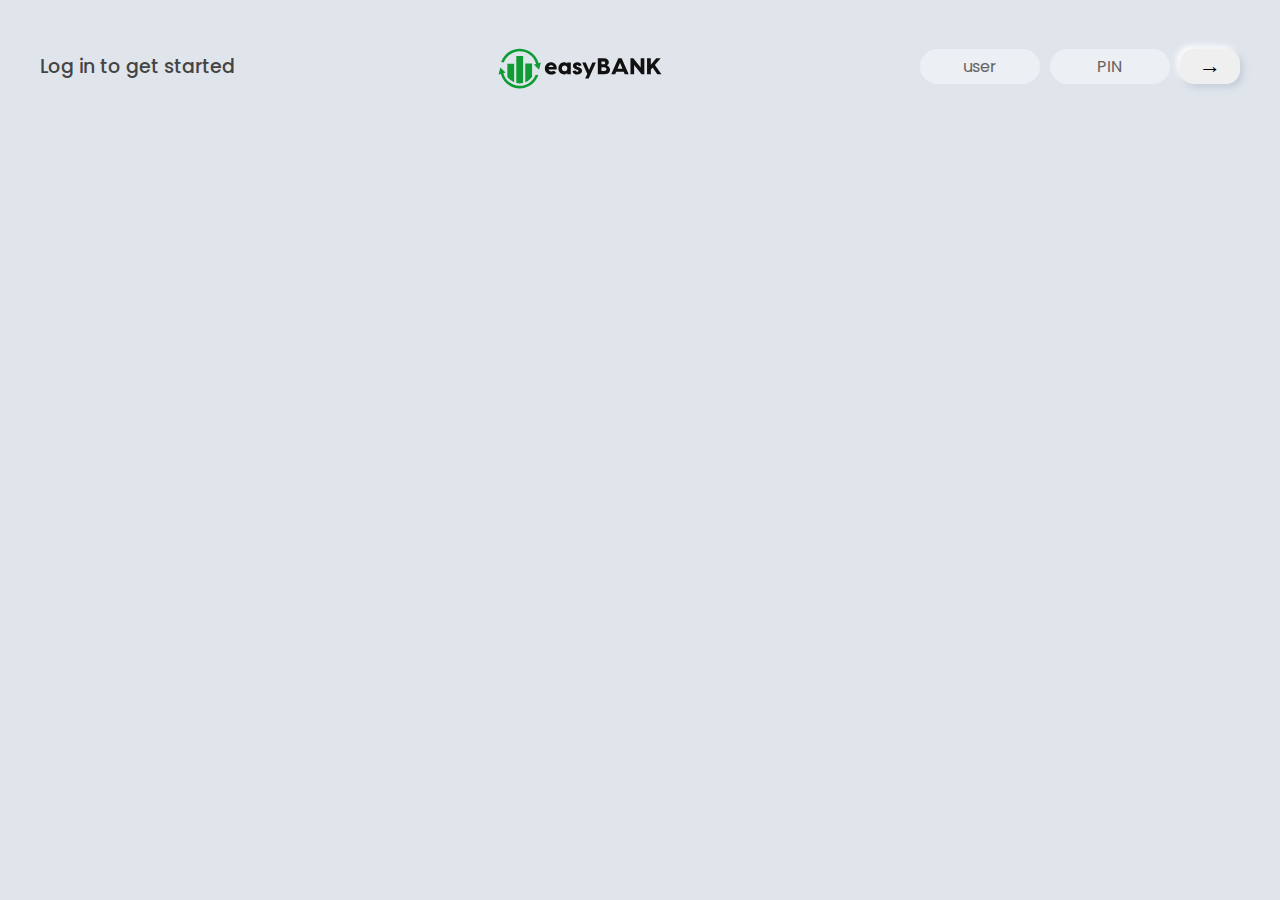
<file: index.html>
<!DOCTYPE html>
<html lang="en">
  <head>
    <meta charset="UTF-8" />
    <meta http-equiv="X-UA-Compatible" content="IE=edge" />
    <meta name="viewport" content="width=device-width, initial-scale=1.0" />
    <link
      id="shortcutsvg"
      rel="shortcut icon"
      href="/short.svg"
      type="image/png"
    />

    <link
      href="https://fonts.googleapis.com/css?family=Poppins:400,500,600&display=swap"
      rel="stylesheet"
    />

    <link rel="stylesheet" href="style.css" />
    <title>Bankist</title>
  </head>
  <body>
    <!-- navbar -->
    <nav>
      <p class="welcome">Log in to get started</p>
      <img src="logo.svg" alt="logo" class="logo" />

      <form class="login">
        <input
          type="text"
          placeholder="user"
          class="login__input login__input--user"
        />

        <input
          type="password"
          placeholder="PIN"
          maxlength="4"
          class="login__input login__input--pin"
        />
        <button class="login__btn">&rarr;</button>
      </form>
    </nav>
    <main class="app">
      <!-- Balance -->
      <div>
        <p class="balance__label">Current balance</p>
        <p class="balance__date">As of <span class="date">18/07/2022</span></p>
      </div>
      <div>
        <p class="balance__value">0000₹</p>
      </div>
      <!-- movements -->
      <div class="movements">
        <div class="movements__row">
          <div class="movements__type movements__type--deposit">2 deposit</div>
          <div class="movements__date">3 days ago</div>
          <div class="movements__value">4000₹</div>
        </div>

        <div class="movements__row">
          <div class="movements__type movements__type--withdrawal">
            1 withdrawal
          </div>
          <div class="movements__date">24/01/2037</div>
          <div class="movements__value">-378₹</div>
        </div>
      </div>
      <!-- summary -->

      <div class="summary">
        <p class="summary__label">In</p>
        <p class="summary__value summary__value--in">0000₹</p>
        <p class="summary__label">Out</p>
        <p class="summary__value summary__value--out">0000₹</p>
        <p class="summary__label">Interest</p>
        <p class="summary__value summary__value--interest">0000₹</p>
        <button class="btn--sort">&downarrow; SORT</button>
      </div>

      <!-- operation--transfer -->
      <div class="operation operation--transfer">
        <h2>Transfer money</h2>
        <form class="form form--transfer">
          <input type="text" class="form__input form__input--to" />
          <input type="number" class="form__input form__input--amount" />
          <button class="form__btn form__btn--transfer">&rarr;</button>
          <label class="form__label">Transfer to</label>
          <label class="form__label">Amount</label>
        </form>
      </div>

      <!-- operation--loan -->

      <div class="operation operation--loan">
        <h2>Request loan</h2>
        <form class="form form--loan">
          <input type="number" class="form__input form__input--loan-amount" />
          <button class="form__btn form__btn--loan">&rarr;</button>
          <label class="form__label form__label--loan">Amount</label>
        </form>
      </div>

      <!-- operation--close -->

      <div class="operation operation--close">
        <h2>Close account</h2>
        <form class="form form--close">
          <input type="text" class="form__input form__input--user" />
          <input
            type="password"
            maxlength="6"
            class="form__input form__input--pin"
          />
          <button class="form__btn form__btn--close">&rarr;</button>
          <label class="form__label">Confirm user</label>
          <label class="form__label">Confirm PIN</label>
        </form>
      </div>
      <!-- logout-timer -->
      <p class="logout-timer">
        You will be logged out in <span class="timer">05:00</span>
      </p>
    </main>
    <script src="script.js"></script>
  </body>
</html>
</file>
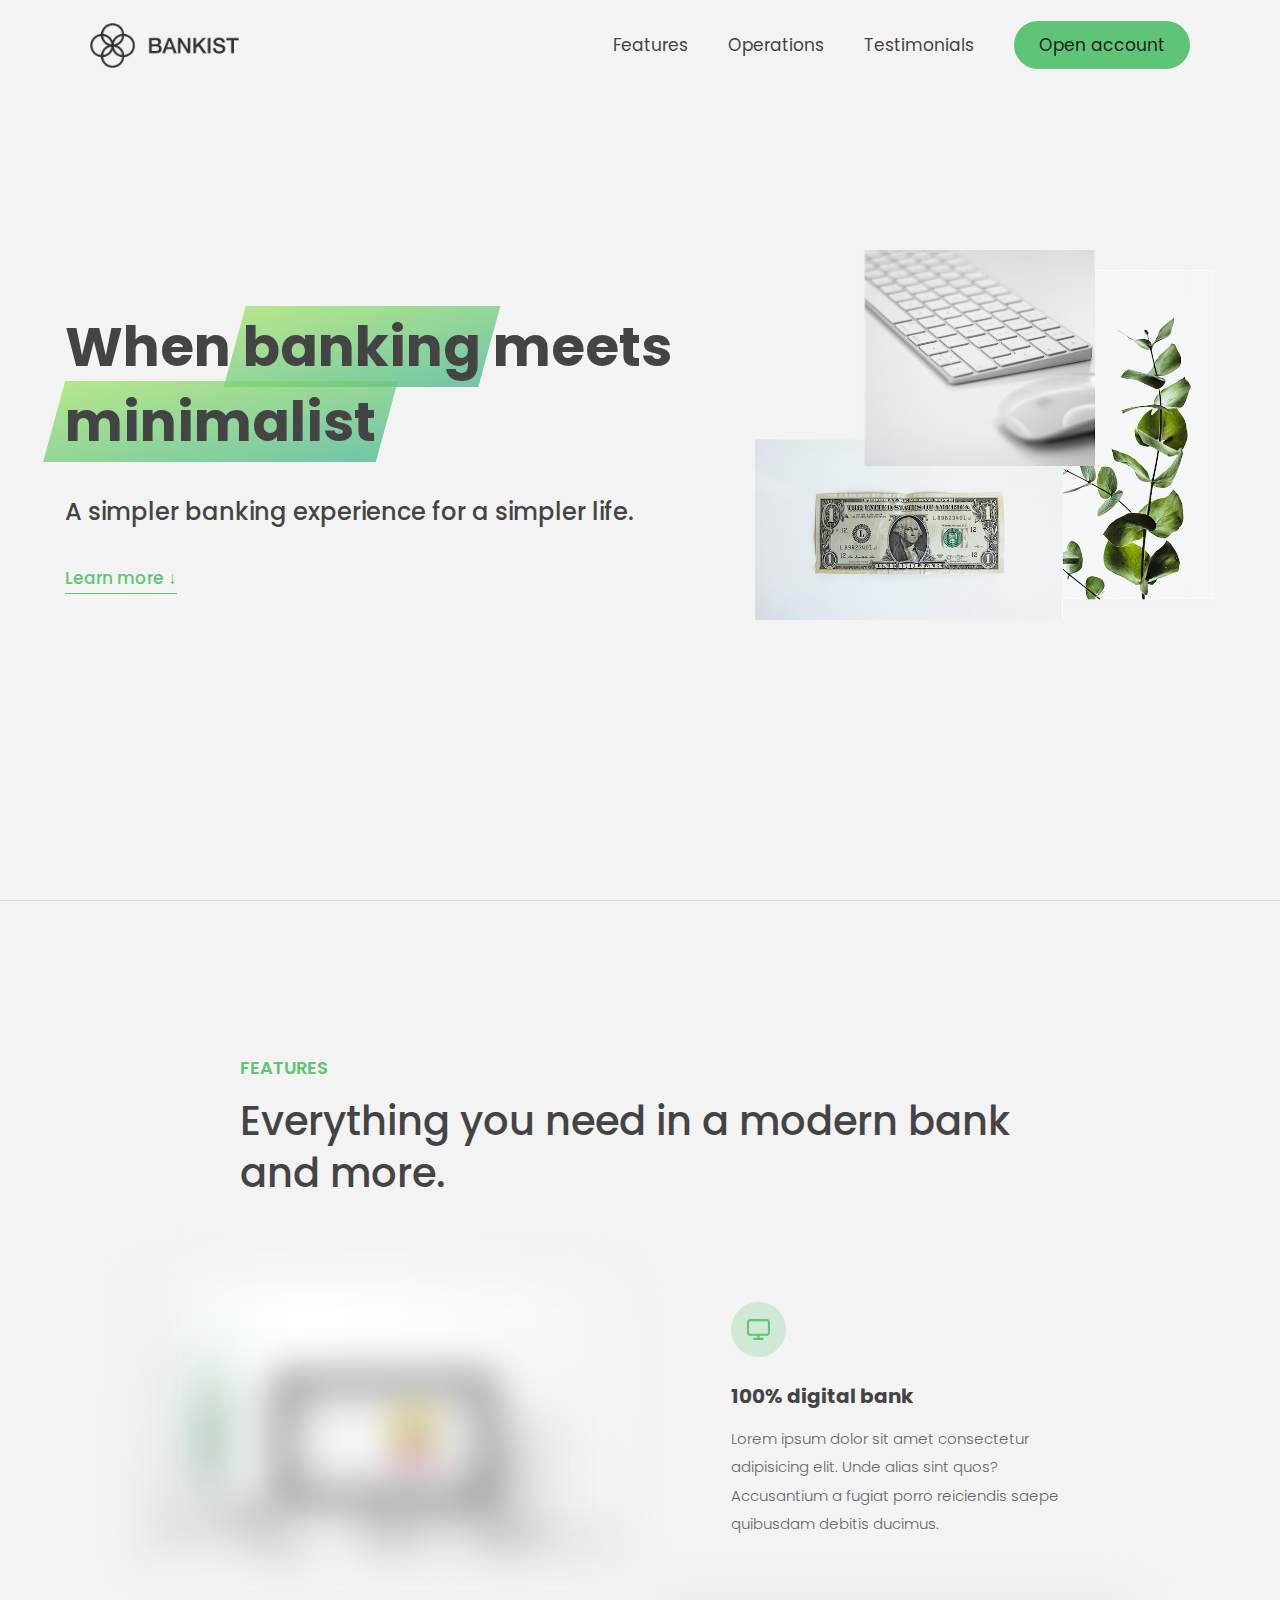
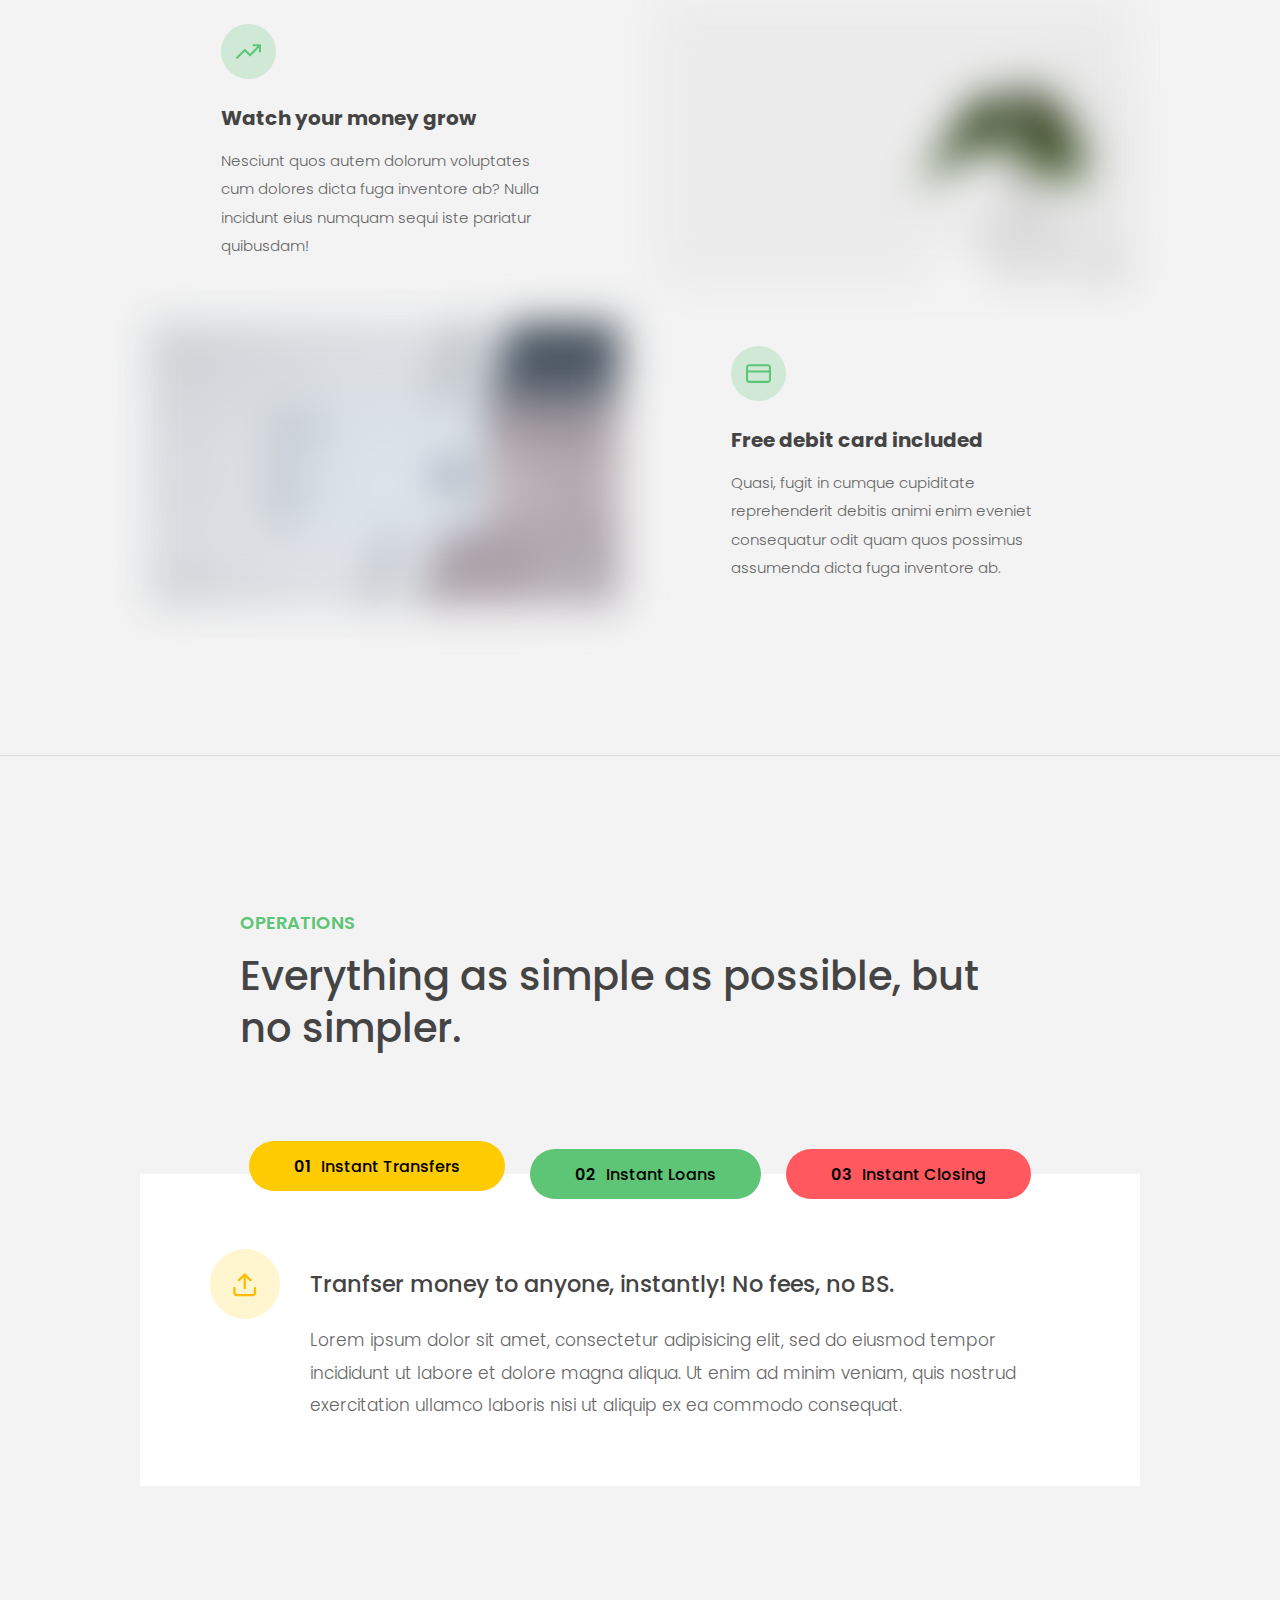
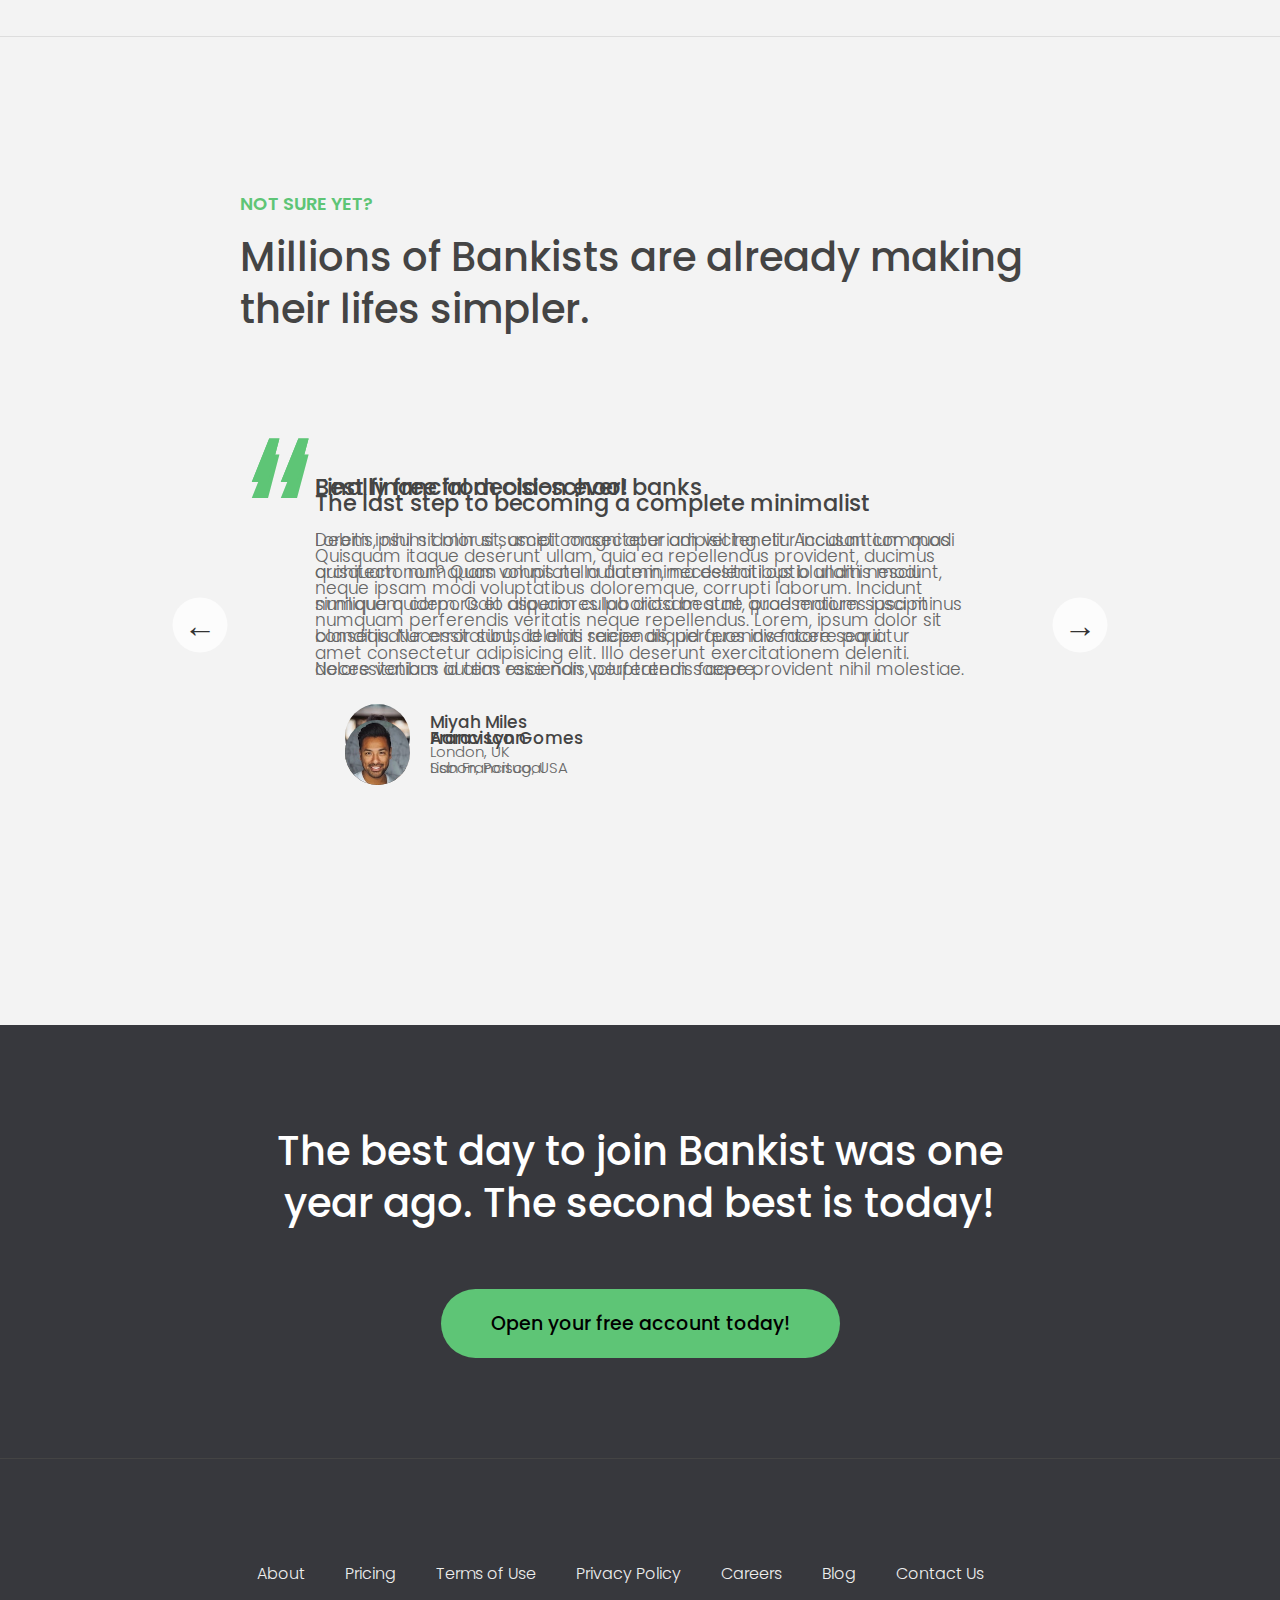
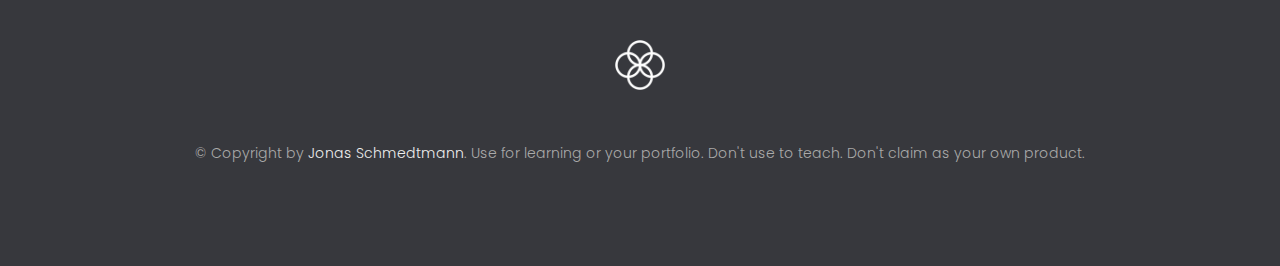
<file: bank-landing-page/index.html>
<!DOCTYPE html>
<html lang="en">
  <head>
    <meta charset="UTF-8" />
    <meta name="viewport" content="width=device-width, initial-scale=1.0" />
    <meta http-equiv="X-UA-Compatible" content="ie=edge" />
    <link rel="shortcut icon" type="image/png" href="img/icon.png" />

    <link
      href="https://fonts.googleapis.com/css?family=Poppins:300,400,500,600&display=swap"
      rel="stylesheet"
    />
    <link rel="stylesheet" href="style.css" />
    <title>Bankist | When Banking meets Minimalist</title>
  </head>
  <body>
    <header class="header">
      <nav class="nav">
        <img
          src="img/logo.png"
          alt="Bankist logo"
          class="nav__logo"
          id="logo"
        />
        <ul class="nav__links">
          <li class="nav__item">
            <a class="nav__link" href="#section--1">Features</a>
          </li>
          <li class="nav__item">
            <a class="nav__link" href="#section--2">Operations</a>
          </li>
          <li class="nav__item">
            <a class="nav__link" href="#section--3">Testimonials</a>
          </li>
          <li class="nav__item">
            <a class="nav__link nav__link--btn btn--show-modal" href="#"
              >Open account</a
            >
          </li>
        </ul>
      </nav>

      <div class="header__title">
        <h1>
          When
          <!-- Green highlight effect -->
          <span class="highlight">banking</span>
          meets<br />
          <span class="highlight">minimalist</span>
        </h1>
        <h4>A simpler banking experience for a simpler life.</h4>
        <button class="btn--text btn--scroll-to">Learn more &DownArrow;</button>
        <img
          src="img/hero.png"
          class="header__img"
          alt="Minimalist bank items"
        />
      </div>
    </header>

    <section class="section" id="section--1">
      <div class="section__title">
        <h2 class="section__description">Features</h2>
        <h3 class="section__header">
          Everything you need in a modern bank and more.
        </h3>
      </div>

      <div class="features">
        <img
          src="img/digital-lazy.jpg"
          data-src="img/digital.jpg"
          alt="Computer"
          class="features__img lazy-img"
        />
        <div class="features__feature">
          <div class="features__icon">
            <svg>
              <use xlink:href="img/icons.svg#icon-monitor"></use>
            </svg>
          </div>
          <h5 class="features__header">100% digital bank</h5>
          <p>
            Lorem ipsum dolor sit amet consectetur adipisicing elit. Unde alias
            sint quos? Accusantium a fugiat porro reiciendis saepe quibusdam
            debitis ducimus.
          </p>
        </div>

        <div class="features__feature">
          <div class="features__icon">
            <svg>
              <use xlink:href="img/icons.svg#icon-trending-up"></use>
            </svg>
          </div>
          <h5 class="features__header">Watch your money grow</h5>
          <p>
            Nesciunt quos autem dolorum voluptates cum dolores dicta fuga
            inventore ab? Nulla incidunt eius numquam sequi iste pariatur
            quibusdam!
          </p>
        </div>
        <img
          src="img/grow-lazy.jpg"
          data-src="img/grow.jpg"
          alt="Plant"
          class="features__img lazy-img"
        />

        <img
          src="img/card-lazy.jpg"
          data-src="img/card.jpg"
          alt="Credit card"
          class="features__img lazy-img"
        />
        <div class="features__feature">
          <div class="features__icon">
            <svg>
              <use xlink:href="img/icons.svg#icon-credit-card"></use>
            </svg>
          </div>
          <h5 class="features__header">Free debit card included</h5>
          <p>
            Quasi, fugit in cumque cupiditate reprehenderit debitis animi enim
            eveniet consequatur odit quam quos possimus assumenda dicta fuga
            inventore ab.
          </p>
        </div>
      </div>
    </section>

    <section class="section" id="section--2">
      <div class="section__title">
        <h2 class="section__description">Operations</h2>
        <h3 class="section__header">
          Everything as simple as possible, but no simpler.
        </h3>
      </div>

      <div class="operations">
        <div class="operations__tab-container">
          <button
            class="btn operations__tab operations__tab--1 operations__tab--active"
            data-tab="1"
          >
            <span>01</span>Instant Transfers
          </button>
          <button class="btn operations__tab operations__tab--2" data-tab="2">
            <span>02</span>Instant Loans
          </button>
          <button class="btn operations__tab operations__tab--3" data-tab="3">
            <span>03</span>Instant Closing
          </button>
        </div>
        <div
          class="operations__content operations__content--1 operations__content--active"
        >
          <div class="operations__icon operations__icon--1">
            <svg>
              <use xlink:href="img/icons.svg#icon-upload"></use>
            </svg>
          </div>
          <h5 class="operations__header">
            Tranfser money to anyone, instantly! No fees, no BS.
          </h5>
          <p>
            Lorem ipsum dolor sit amet, consectetur adipisicing elit, sed do
            eiusmod tempor incididunt ut labore et dolore magna aliqua. Ut enim
            ad minim veniam, quis nostrud exercitation ullamco laboris nisi ut
            aliquip ex ea commodo consequat.
          </p>
        </div>

        <div class="operations__content operations__content--2">
          <div class="operations__icon operations__icon--2">
            <svg>
              <use xlink:href="img/icons.svg#icon-home"></use>
            </svg>
          </div>
          <h5 class="operations__header">
            Buy a home or make your dreams come true, with instant loans.
          </h5>
          <p>
            Duis aute irure dolor in reprehenderit in voluptate velit esse
            cillum dolore eu fugiat nulla pariatur. Excepteur sint occaecat
            cupidatat non proident, sunt in culpa qui officia deserunt mollit
            anim id est laborum.
          </p>
        </div>
        <div class="operations__content operations__content--3">
          <div class="operations__icon operations__icon--3">
            <svg>
              <use xlink:href="img/icons.svg#icon-user-x"></use>
            </svg>
          </div>
          <h5 class="operations__header">
            No longer need your account? No problem! Close it instantly.
          </h5>
          <p>
            Excepteur sint occaecat cupidatat non proident, sunt in culpa qui
            officia deserunt mollit anim id est laborum. Ut enim ad minim
            veniam, quis nostrud exercitation ullamco laboris nisi ut aliquip ex
            ea commodo consequat.
          </p>
        </div>
      </div>
    </section>

    <section class="section" id="section--3">
      <div class="section__title section__title--testimonials">
        <h2 class="section__description">Not sure yet?</h2>
        <h3 class="section__header">
          Millions of Bankists are already making their lifes simpler.
        </h3>
      </div>

      <div class="slider">
        <div class="slide slide--1">
          <div class="testimonial">
            <h5 class="testimonial__header">Best financial decision ever!</h5>
            <blockquote class="testimonial__text">
              Lorem ipsum dolor sit, amet consectetur adipisicing elit.
              Accusantium quas quisquam non? Quas voluptate nulla minima
              deleniti optio ullam nesciunt, numquam corporis et asperiores
              laboriosam sunt, praesentium suscipit blanditiis. Necessitatibus
              id alias reiciendis, perferendis facere pariatur dolore veniam
              autem esse non voluptatem saepe provident nihil molestiae.
            </blockquote>
            <address class="testimonial__author">
              <img src="img/user-1.jpg" alt="" class="testimonial__photo" />
              <h6 class="testimonial__name">Aarav Lynn</h6>
              <p class="testimonial__location">San Francisco, USA</p>
            </address>
          </div>
        </div>

        <div class="slide slide--2">
          <div class="testimonial">
            <h5 class="testimonial__header">
              The last step to becoming a complete minimalist
            </h5>
            <blockquote class="testimonial__text">
              Quisquam itaque deserunt ullam, quia ea repellendus provident,
              ducimus neque ipsam modi voluptatibus doloremque, corrupti
              laborum. Incidunt numquam perferendis veritatis neque repellendus.
              Lorem, ipsum dolor sit amet consectetur adipisicing elit. Illo
              deserunt exercitationem deleniti.
            </blockquote>
            <address class="testimonial__author">
              <img src="img/user-2.jpg" alt="" class="testimonial__photo" />
              <h6 class="testimonial__name">Miyah Miles</h6>
              <p class="testimonial__location">London, UK</p>
            </address>
          </div>
        </div>

        <div class="slide slide--3">
          <div class="testimonial">
            <h5 class="testimonial__header">
              Finally free from old-school banks
            </h5>
            <blockquote class="testimonial__text">
              Debitis, nihil sit minus suscipit magni aperiam vel tenetur
              incidunt commodi architecto numquam omnis nulla autem,
              necessitatibus blanditiis modi similique quidem. Odio aliquam
              culpa dicta beatae quod maiores ipsa minus consequatur error sunt,
              deleniti saepe aliquid quos inventore sequi. Necessitatibus id
              alias reiciendis, perferendis facere.
            </blockquote>
            <address class="testimonial__author">
              <img src="img/user-3.jpg" alt="" class="testimonial__photo" />
              <h6 class="testimonial__name">Francisco Gomes</h6>
              <p class="testimonial__location">Lisbon, Portugal</p>
            </address>
          </div>
        </div>

        <!-- <div class="slide"><img src="img/img-1.jpg" alt="Photo 1" /></div>
        <div class="slide"><img src="img/img-2.jpg" alt="Photo 2" /></div>
        <div class="slide"><img src="img/img-3.jpg" alt="Photo 3" /></div>
        <div class="slide"><img src="img/img-4.jpg" alt="Photo 4" /></div> -->
        <button class="slider__btn slider__btn--left">&larr;</button>
        <button class="slider__btn slider__btn--right">&rarr;</button>
        <div class="dots"></div>
      </div>
    </section>

    <section class="section section--sign-up">
      <div class="section__title">
        <h3 class="section__header">
          The best day to join Bankist was one year ago. The second best is
          today!
        </h3>
      </div>
      <button class="btn btn--show-modal">Open your free account today!</button>
    </section>

    <footer class="footer">
      <ul class="footer__nav">
        <li class="footer__item">
          <a class="footer__link" href="#">About</a>
        </li>
        <li class="footer__item">
          <a class="footer__link" href="#">Pricing</a>
        </li>
        <li class="footer__item">
          <a class="footer__link" href="#">Terms of Use</a>
        </li>
        <li class="footer__item">
          <a class="footer__link" href="#">Privacy Policy</a>
        </li>
        <li class="footer__item">
          <a class="footer__link" href="#">Careers</a>
        </li>
        <li class="footer__item">
          <a class="footer__link" href="#">Blog</a>
        </li>
        <li class="footer__item">
          <a class="footer__link" href="#">Contact Us</a>
        </li>
      </ul>
      <img src="img/icon.png" alt="Logo" class="footer__logo" />
      <p class="footer__copyright">
        &copy; Copyright by
        <a
          class="footer__link twitter-link"
          target="_blank"
          href="https://twitter.com/jonasschmedtman"
          >Jonas Schmedtmann</a
        >. Use for learning or your portfolio. Don't use to teach. Don't claim
        as your own product.
      </p>
    </footer>

    <div class="modal hidden">
      <button class="btn--close-modal">&times;</button>
      <h2 class="modal__header">
        Open your bank account <br />
        in just <span class="highlight">5 minutes</span>
      </h2>
      <form class="modal__form">
        <label>First Name</label>
        <input type="text" />
        <label>Last Name</label>
        <input type="text" />
        <label>Email Address</label>
        <input type="email" />
        <button class="btn">Next step &rarr;</button>
      </form>
    </div>
    <div class="overlay hidden"></div>

    <script src="script.js"></script>
  </body>
</html>
</file>
<file: style.css>
* {
  margin: 0;
  padding: 0;
  box-sizing: inherit;
}

html {
  font-size: 62.5%;
  box-sizing: border-box;
}

body {
  font-family: 'Poppins', sans-serif;
  color: #444;
  background-color: rgb(224, 229, 236);
  height: auto;
  padding: 2rem;
}

nav {
  display: flex;
  justify-content: space-between;
  align-items: center;
  padding: 2rem 2rem;
  border-radius: 10px;
}

.welcome {
  font-size: 1.9rem;
  font-weight: 500;
}

.logo {
  height: 5.25rem;
}

.login {
  display: flex;
}

.login__input {
  border: none;
  padding: 0.5rem 2rem;
  font-size: 1.6rem;
  font-family: inherit;
  text-align: center;
  width: 12rem;
  border-radius: 10rem;
  margin-right: 1rem;
  color: inherit;
  transition: all 0.3s;
  background-color: rgba(255, 255, 255, 0.4);
  
}

.login__input:focus {
  outline: none;
  border: 1px solid #ccc;
}

.login__input::placeholder {
  color: rgb(99, 99, 99);
}

.login__btn {
  border: none;
  border-radius: 0.7rem;
  font-size: 2.2rem;
  width: 60px;
  box-shadow: rgba(163, 177, 198, 0.5) 3px 3px 6px 0px , rgb(255, 255, 255) -3px -3px 6px 0px ;
  border-radius: 14px;
  cursor: pointer;
  transition: all 0.3s;
}

.login__btn:hover,
.login__btn:focus,
.btn--sort:hover,
.btn--sort:focus {
  outline: none;
  color: #777;
}

/* MAIN */
.app {
  position: relative;
  max-width: 100rem;
  margin: 1rem auto;
  display: grid;
  grid-template-columns: 3fr 3fr;
  grid-template-rows: auto repeat(3, 15rem) auto;
  gap: 2rem;

  /* fade in/out animation */
  opacity: 0;
  transition: all 1s;
}

.balance {
  grid-column: 1 / span 2;
  display: flex;
  align-items: flex-end;
  justify-content: space-between;
  margin-bottom: 2rem;
  
}

.balance__label {
  font-size: 2.2rem;
  font-weight: 500;
  margin-bottom: -0.2rem;
}

.balance__date {
  font-size: 1.4rem;
  color: #888;
}

.balance__value {
  font-size: 4.5rem;
  font-weight: 400;
}

/* MOVEMENTS */
.movements {
  grid-row: 2 / span 3;
  background-color: #fff;
  border-radius: 1rem;
  overflow-y: scroll;
  overflow-x: scroll;
  background-color: rgb(224, 229, 236);
  box-shadow: rgba(163, 177, 198, 0.5) 4px 4px 8px 0px inset, rgb(255, 255, 255) -4px -4px 8px 0px inset;
  border-radius: 10px;
}
/* Hide scrollbar for Chrome, Safari and Opera */
.movements::-webkit-scrollbar {
  display: none;
}
/* Hide scrollbar for IE, Edge and Firefox */
.movements {
-ms-overflow-style: none;  /* IE and Edge */
scrollbar-width: none;  /* Firefox */
}
.movements__row {
  padding: 2.25rem 4rem;
  display: flex;
  align-items: center;
  border-bottom: 1px solid #eee;
}

.movements__type {
  font-size: 1.1rem;
  text-transform: uppercase;
  font-weight: 500;
  color: #fff;
  padding: 0.1rem 1rem;
  border-radius: 10rem;
  margin-right: 2rem;
}

.movements__date {
  font-size: 1.1rem;
  text-transform: uppercase;
  font-weight: 500;
  color: #666;
}

.movements__type--deposit {
  background-image: linear-gradient(to top left, #39b385, #9be15d);
}

.movements__type--withdrawal {
  background-image: linear-gradient(to top left, #e52a5a, #ff585f);
}

.movements__value {
  font-size: 1.7rem;
  margin-left: auto;
}

/* SUMMARY */
.summary {
  grid-row: 5 / 6;
  display: flex;
  align-items: baseline;
  padding: 0 0.3rem;
  margin-top: 1rem;
}

.summary__label {
  font-size: 1rem;
  font-weight: 500;
  text-transform: uppercase;
  margin-right: 0.8rem;
}

.summary__value {
  font-size: 2rem;
  margin-right: 2.5rem;
}

.summary__value--in,
.summary__value--interest {
  color: #66c873;
}

.summary__value--out {
  color: #f5465d;
}

.btn--sort {
  margin-left: auto;
  border: none;
  background: none;
  font-size: 1.3rem;
  font-weight: 500;
  cursor: pointer;
}

/* OPERATIONS */
.operation {
  border-radius: 1rem;
  padding: 3rem 4rem;
  color: #333;
}

.operation--transfer {
  /* background-image: linear-gradient(to top left, #ffb003, #ffcb03); */
  box-shadow: rgba(163, 177, 198, 0.5) 5px 5px 10px 0px, rgb(255, 255, 255) -5px -5px 10px 0px;
border-radius: 14px;
}

.operation--loan {
  /* background-image: linear-gradient(to top left, #39b385, #9be15d); */
  box-shadow: rgba(163, 177, 198, 0.5) 5px 5px 10px 0px, rgb(255, 255, 255) -5px -5px 10px 0px;
border-radius: 14px;
}

.operation--close {
  /* background-image: linear-gradient(to top left, #e52a5a, #ff585f); */
  box-shadow: rgba(163, 177, 198, 0.5) 5px 5px 10px 0px, rgb(255, 255, 255) -5px -5px 10px 0px;
  border-radius: 14px;

}

h2 {
  margin-bottom: 1.5rem;
  font-size: 1.7rem;
  font-weight: 600;
  color: #333;
}

.form {
  display: grid;
  grid-template-columns: 2.5fr 2.5fr 1fr;
  grid-template-rows: auto auto;
  gap: 0.4rem 1rem;
}

/* Exceptions for interst */
.form.form--loan {
  grid-template-columns: 2.5fr 1fr 2.5fr;
}
.form__label--loan {
  grid-row: 2;
}
/* End exceptions */

.form__input {
  width: 100%;
  border: none;
  background-color: rgba(255, 255, 255, 0.4);
  font-family: inherit;
  font-size: 1.5rem;
  text-align: center;
  color: #333;
  padding: 0.3rem 1rem;
  border-radius: 0.7rem;
  transition: all 0.3s;
}

.form__input:focus {
  outline: none;
  background-color: rgba(255, 255, 255, 0.6);
}

.form__label {
  font-size: 1.3rem;
  text-align: center;
}

.form__btn {
  border: none;
  border-radius: 0.7rem;
  font-size: 1.8rem;
  box-shadow: rgba(163, 177, 198, 0.5) 3px 3px 6px 0px , rgb(255, 255, 255) -3px -3px 6px 0px ;
  border-radius: 14px;
  cursor: pointer;
  transition: all 0.3s;
}

.form__btn:focus {
  outline: none;
  background-color: rgba(255, 255, 255, 0.8);
}

.logout-timer {
  padding: 0 0.3rem;
  margin-top: 1.9rem;
  text-align: right;
  font-size: 1.25rem;
}

.timer {
  font-weight: 600;
}

head #shortcutsvg{
  background-color: #ccc;
}
/* @media only screen and (max-width: 550px) {
  .grid-container {
    grid-template-areas:
      "logo"
      "welcome"
      "login"
      "balanceLabel"
      "balance"
      "balancedate"
      "operation"
      "movements"
      "summary"
      "timer";
  }
} */
</file>
<file: bank-landing-page/style.css>
/* The page is NOT responsive. You can implement responsiveness yourself if you wanna have some fun 😃 */

:root {
  --color-primary: #5ec576;
  --color-secondary: #ffcb03;
  --color-tertiary: #ff585f;
  --color-primary-darker: #4bbb7d;
  --color-secondary-darker: #ffbb00;
  --color-tertiary-darker: #fd424b;
  --color-primary-opacity: #5ec5763a;
  --color-secondary-opacity: #ffcd0331;
  --color-tertiary-opacity: #ff58602d;
  --gradient-primary: linear-gradient(to top left, #39b385, #9be15d);
  --gradient-secondary: linear-gradient(to top left, #ffb003, #ffcb03);
}

* {
  margin: 0;
  padding: 0;
  box-sizing: inherit;
}

html {
  font-size: 62.5%;
  box-sizing: border-box;
}

body {
  font-family: 'Poppins', sans-serif;
  font-weight: 300;
  color: #444;
  line-height: 1.9;
  background-color: #f3f3f3;
}

/* GENERAL ELEMENTS */
.section {
  padding: 15rem 3rem;
  border-top: 1px solid #ddd;

  transition: transform 1s, opacity 1s;
}

.section--hidden {
  opacity: 0;
  transform: translateY(8rem);
}

.section__title {
  max-width: 80rem;
  margin: 0 auto 8rem auto;
}

.section__description {
  font-size: 1.8rem;
  font-weight: 600;
  text-transform: uppercase;
  color: var(--color-primary);
  margin-bottom: 1rem;
}

.section__header {
  font-size: 4rem;
  line-height: 1.3;
  font-weight: 500;
}

.btn {
  display: inline-block;
  background-color: var(--color-primary);
  font-size: 1.6rem;
  font-family: inherit;
  font-weight: 500;
  border: none;
  padding: 1.25rem 4.5rem;
  border-radius: 10rem;
  cursor: pointer;
  transition: all 0.3s;
}

.btn:hover {
  background-color: var(--color-primary-darker);
}

.btn--text {
  display: inline-block;
  background: none;
  font-size: 1.7rem;
  font-family: inherit;
  font-weight: 500;
  color: var(--color-primary);
  border: none;
  border-bottom: 1px solid currentColor;
  padding-bottom: 2px;
  cursor: pointer;
  transition: all 0.3s;
}

p {
  color: #666;
}

/* This is BAD for accessibility! Don't do in the real world! */
button:focus {
  outline: none;
}

img {
  transition: filter 0.5s;
}

.lazy-img {
  filter: blur(20px);
}

/* NAVIGATION */
.nav {
  display: flex;
  justify-content: space-between;
  align-items: center;
  height: 9rem;
  width: 100%;
  padding: 0 6rem;
  z-index: 100;
}

/* nav and stickly class at the same time */
.nav.sticky {
  position: fixed;
  background-color: rgba(255, 255, 255, 0.95);
}

.nav__logo {
  height: 4.5rem;
  transition: all 0.3s;
}

.nav__links {
  display: flex;
  align-items: center;
  list-style: none;
}

.nav__item {
  margin-left: 4rem;
}

.nav__link:link,
.nav__link:visited {
  font-size: 1.7rem;
  font-weight: 400;
  color: inherit;
  text-decoration: none;
  display: block;
  transition: all 0.3s;
}

.nav__link--btn:link,
.nav__link--btn:visited {
  padding: 0.8rem 2.5rem;
  border-radius: 3rem;
  background-color: var(--color-primary);
  color: #222;
}

.nav__link--btn:hover,
.nav__link--btn:active {
  color: inherit;
  background-color: var(--color-primary-darker);
  color: #333;
}

/* HEADER */
.header {
  padding: 0 3rem;
  height: 100vh;
  display: flex;
  flex-direction: column;
  align-items: center;
}

.header__title {
  flex: 1;

  max-width: 115rem;
  display: grid;
  grid-template-columns: 3fr 2fr;
  row-gap: 3rem;
  align-content: center;
  justify-content: center;

  align-items: start;
  justify-items: start;
}

h1 {
  font-size: 5.5rem;
  line-height: 1.35;
}

h4 {
  font-size: 2.4rem;
  font-weight: 500;
}

.header__img {
  width: 100%;
  grid-column: 2 / 3;
  grid-row: 1 / span 4;
  transform: translateY(-6rem);
}

.highlight {
  position: relative;
}

.highlight::after {
  display: block;
  content: '';
  position: absolute;
  bottom: 0;
  left: 0;
  height: 100%;
  width: 100%;
  z-index: -1;
  opacity: 0.7;
  transform: scale(1.07, 1.05) skewX(-15deg);
  background-image: var(--gradient-primary);
}

/* FEATURES */
.features {
  display: grid;
  grid-template-columns: 1fr 1fr;
  gap: 4rem;
  margin: 0 12rem;
}

.features__img {
  width: 100%;
}

.features__feature {
  align-self: center;
  justify-self: center;
  width: 70%;
  font-size: 1.5rem;
}

.features__icon {
  display: flex;
  align-items: center;
  justify-content: center;
  background-color: var(--color-primary-opacity);
  height: 5.5rem;
  width: 5.5rem;
  border-radius: 50%;
  margin-bottom: 2rem;
}

.features__icon svg {
  height: 2.5rem;
  width: 2.5rem;
  fill: var(--color-primary);
}

.features__header {
  font-size: 2rem;
  margin-bottom: 1rem;
}

/* OPERATIONS */
.operations {
  max-width: 100rem;
  margin: 12rem auto 0 auto;

  background-color: #fff;
}

.operations__tab-container {
  display: flex;
  justify-content: center;
}

.operations__tab {
  margin-right: 2.5rem;
  transform: translateY(-50%);
}

.operations__tab span {
  margin-right: 1rem;
  font-weight: 600;
  display: inline-block;
}

.operations__tab--1 {
  background-color: var(--color-secondary);
}

.operations__tab--1:hover {
  background-color: var(--color-secondary-darker);
}

.operations__tab--3 {
  background-color: var(--color-tertiary);
  margin: 0;
}

.operations__tab--3:hover {
  background-color: var(--color-tertiary-darker);
}

.operations__tab--active {
  transform: translateY(-66%);
}

.operations__content {
  display: none;

  /* JUST PRESENTATIONAL */
  font-size: 1.7rem;
  padding: 2.5rem 7rem 6.5rem 7rem;
}

.operations__content--active {
  display: grid;
  grid-template-columns: 7rem 1fr;
  column-gap: 3rem;
  row-gap: 0.5rem;
}

.operations__header {
  font-size: 2.25rem;
  font-weight: 500;
  align-self: center;
}

.operations__icon {
  display: flex;
  align-items: center;
  justify-content: center;
  height: 7rem;
  width: 7rem;
  border-radius: 50%;
}

.operations__icon svg {
  height: 2.75rem;
  width: 2.75rem;
}

.operations__content p {
  grid-column: 2;
}

.operations__icon--1 {
  background-color: var(--color-secondary-opacity);
}
.operations__icon--2 {
  background-color: var(--color-primary-opacity);
}
.operations__icon--3 {
  background-color: var(--color-tertiary-opacity);
}
.operations__icon--1 svg {
  fill: var(--color-secondary-darker);
}
.operations__icon--2 svg {
  fill: var(--color-primary);
}
.operations__icon--3 svg {
  fill: var(--color-tertiary);
}

/* SLIDER */
.slider {
  max-width: 100rem;
  height: 50rem;
  margin: 0 auto;
  position: relative;

  /* IN THE END */
  overflow: hidden;
}

.slide {
  position: absolute;
  top: 0;
  width: 100%;
  height: 50rem;

  display: flex;
  align-items: center;
  justify-content: center;

  /* THIS creates the animation! */
  transition: transform 1s;
}

.slide > img {
  /* Only for images that have different size than slide */
  width: 100%;
  height: 100%;
  object-fit: cover;
}

.slider__btn {
  position: absolute;
  top: 50%;
  z-index: 10;

  border: none;
  background: rgba(255, 255, 255, 0.7);
  font-family: inherit;
  color: #333;
  border-radius: 50%;
  height: 5.5rem;
  width: 5.5rem;
  font-size: 3.25rem;
  cursor: pointer;
}

.slider__btn--left {
  left: 6%;
  transform: translate(-50%, -50%);
}

.slider__btn--right {
  right: 6%;
  transform: translate(50%, -50%);
}

.dots {
  position: absolute;
  bottom: 5%;
  left: 50%;
  transform: translateX(-50%);
  display: flex;
}

.dots__dot {
  border: none;
  background-color: #b9b9b9;
  opacity: 0.7;
  height: 1rem;
  width: 1rem;
  border-radius: 50%;
  margin-right: 1.75rem;
  cursor: pointer;
  transition: all 0.5s;

  /* Only necessary when overlying images */
  /* box-shadow: 0 0.6rem 1.5rem rgba(0, 0, 0, 0.7); */
}

.dots__dot:last-child {
  margin: 0;
}

.dots__dot--active {
  /* background-color: #fff; */
  background-color: #888;
  opacity: 1;
}

/* TESTIMONIALS */
.testimonial {
  width: 65%;
  position: relative;
}

.testimonial::before {
  content: '\201C';
  position: absolute;
  top: -5.7rem;
  left: -6.8rem;
  line-height: 1;
  font-size: 20rem;
  font-family: inherit;
  color: var(--color-primary);
  z-index: -1;
}

.testimonial__header {
  font-size: 2.25rem;
  font-weight: 500;
  margin-bottom: 1.5rem;
}

.testimonial__text {
  font-size: 1.7rem;
  margin-bottom: 3.5rem;
  color: #666;
}

.testimonial__author {
  margin-left: 3rem;
  font-style: normal;

  display: grid;
  grid-template-columns: 6.5rem 1fr;
  column-gap: 2rem;
}

.testimonial__photo {
  grid-row: 1 / span 2;
  width: 6.5rem;
  border-radius: 50%;
}

.testimonial__name {
  font-size: 1.7rem;
  font-weight: 500;
  align-self: end;
  margin: 0;
}

.testimonial__location {
  font-size: 1.5rem;
}

.section__title--testimonials {
  margin-bottom: 4rem;
}

/* SIGNUP */
.section--sign-up {
  background-color: #37383d;
  border-top: none;
  border-bottom: 1px solid #444;
  text-align: center;
  padding: 10rem 3rem;
}

.section--sign-up .section__header {
  color: #fff;
  text-align: center;
}

.section--sign-up .section__title {
  margin-bottom: 6rem;
}

.section--sign-up .btn {
  font-size: 1.9rem;
  padding: 2rem 5rem;
}

/* FOOTER */
.footer {
  padding: 10rem 3rem;
  background-color: #37383d;
}

.footer__nav {
  list-style: none;
  display: flex;
  justify-content: center;
  margin-bottom: 5rem;
}

.footer__item {
  margin-right: 4rem;
}

.footer__link {
  font-size: 1.6rem;
  color: #eee;
  text-decoration: none;
}

.footer__logo {
  height: 5rem;
  display: block;
  margin: 0 auto;
  margin-bottom: 5rem;
}

.footer__copyright {
  font-size: 1.4rem;
  color: #aaa;
  text-align: center;
}

.footer__copyright .footer__link {
  font-size: 1.4rem;
}

/* MODAL WINDOW */
.modal {
  position: fixed;
  top: 50%;
  left: 50%;
  transform: translate(-50%, -50%);
  max-width: 60rem;
  background-color: #f3f3f3;
  padding: 5rem 6rem;
  box-shadow: 0 4rem 6rem rgba(0, 0, 0, 0.3);
  z-index: 1000;
  transition: all 0.5s;
}

.overlay {
  position: fixed;
  top: 0;
  left: 0;
  width: 100%;
  height: 100%;
  background-color: rgba(0, 0, 0, 0.5);
  backdrop-filter: blur(4px);
  z-index: 100;
  transition: all 0.5s;
}

.modal__header {
  font-size: 3.25rem;
  margin-bottom: 4.5rem;
  line-height: 1.5;
}

.modal__form {
  margin: 0 3rem;
  display: grid;
  grid-template-columns: 1fr 2fr;
  align-items: center;
  gap: 2.5rem;
}

.modal__form label {
  font-size: 1.7rem;
  font-weight: 500;
}

.modal__form input {
  font-size: 1.7rem;
  padding: 1rem 1.5rem;
  border: 1px solid #ddd;
  border-radius: 0.5rem;
}

.modal__form button {
  grid-column: 1 / span 2;
  justify-self: center;
  margin-top: 1rem;
}

.btn--close-modal {
  font-family: inherit;
  color: inherit;
  position: absolute;
  top: 0.5rem;
  right: 2rem;
  font-size: 4rem;
  cursor: pointer;
  border: none;
  background: none;
}

.hidden {
  visibility: hidden;
  opacity: 0;
}

/* COOKIE MESSAGE */
.cookie-message {
  display: flex;
  align-items: center;
  justify-content: space-evenly;
  width: 100%;
  background-color: white;
  color: #bbb;
  font-size: 1.5rem;
  font-weight: 400;
}
</file>
